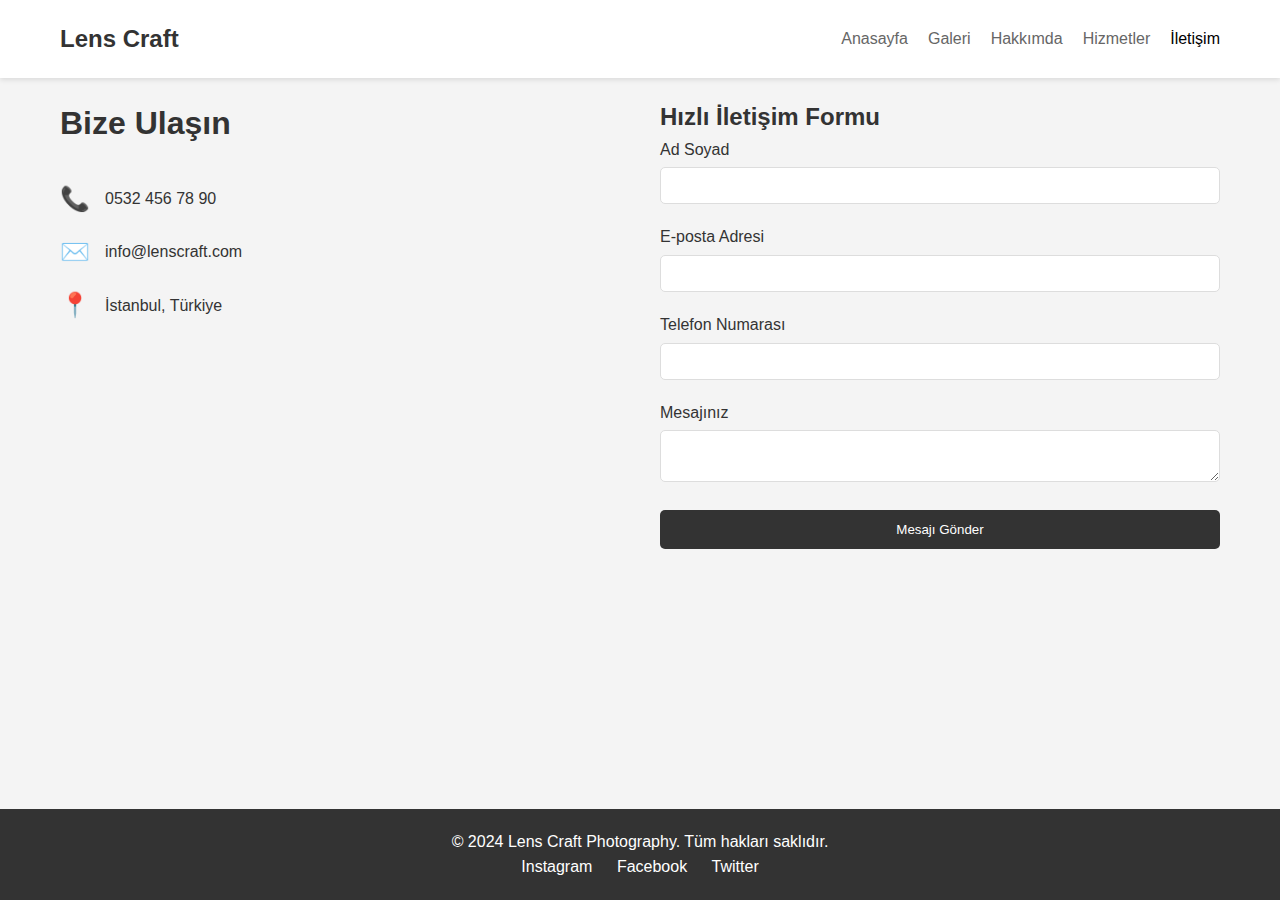
<file: contact.html>
<!DOCTYPE html>
<html lang="tr">
<head>
    <meta charset="UTF-8">
    <meta name="viewport" content="width=device-width, initial-scale=1.0">
    <title>İletişim - Lens Craft Photography</title>
    <link rel="stylesheet" href="styles.css">
</head>
<body>
    <header>
        <nav>
            <div class="logo">
                <a href="index.html">Lens Craft</a>
            </div>
            <ul>
                <li><a href="index.html">Anasayfa</a></li>
                <li><a href="gallery.html">Galeri</a></li>
                <li><a href="about.html">Hakkımda</a></li>
                <li><a href="services.html">Hizmetler</a></li>
                <li><a href="contact.html" class="active">İletişim</a></li>
            </ul>
        </nav>
    </header>

    <main>
        <section class="contact">
            <div class="contact-container">
                <div class="contact-info">
                    <h1>Bize Ulaşın</h1>
                    <div class="contact-details">
                        <div class="contact-item">
                            <span class="contact-icon">📞</span>
                            <p>0532 456 78 90</p>
                        </div>
                        <div class="contact-item">
                            <span class="contact-icon">✉️</span>
                            <p>info@lenscraft.com</p>
                        </div>
                        <div class="contact-item">
                            <span class="contact-icon">📍</span>
                            <p>İstanbul, Türkiye</p>
                        </div>
                    </div>
                </div>

                <div class="contact-form">
                    <h2>Hızlı İletişim Formu</h2>
                    <form>
                        <div class="form-group">
                            <label for="name">Ad Soyad</label>
                            <input type="text" id="name" name="name" required>
                        </div>
                        <div class="form-group">
                            <label for="email">E-posta Adresi</label>
                            <input type="email" id="email" name="email" required>
                        </div>
                        <div class="form-group">
                            <label for="phone">Telefon Numarası</label>
                            <input type="tel" id="phone" name="phone">
                        </div>
                        <div class="form-group">
                            <label for="message">Mesajınız</label>
                            <textarea id="message" name="message" required></textarea>
                        </div>
                        <button type="submit" class="submit-button">Mesajı Gönder</button>
                    </form>
                </div>
            </div>
        </section>
    </main>

    <footer>
        <div class="footer-content">
            <p>&copy; 2024 Lens Craft Photography. Tüm hakları saklıdır.</p>
            <div class="social-links">
                <a href="#">Instagram</a>
                <a href="#">Facebook</a>
                <a href="#">Twitter</a>
            </div>
        </div>
    </footer>
</body>
</html>
</file>
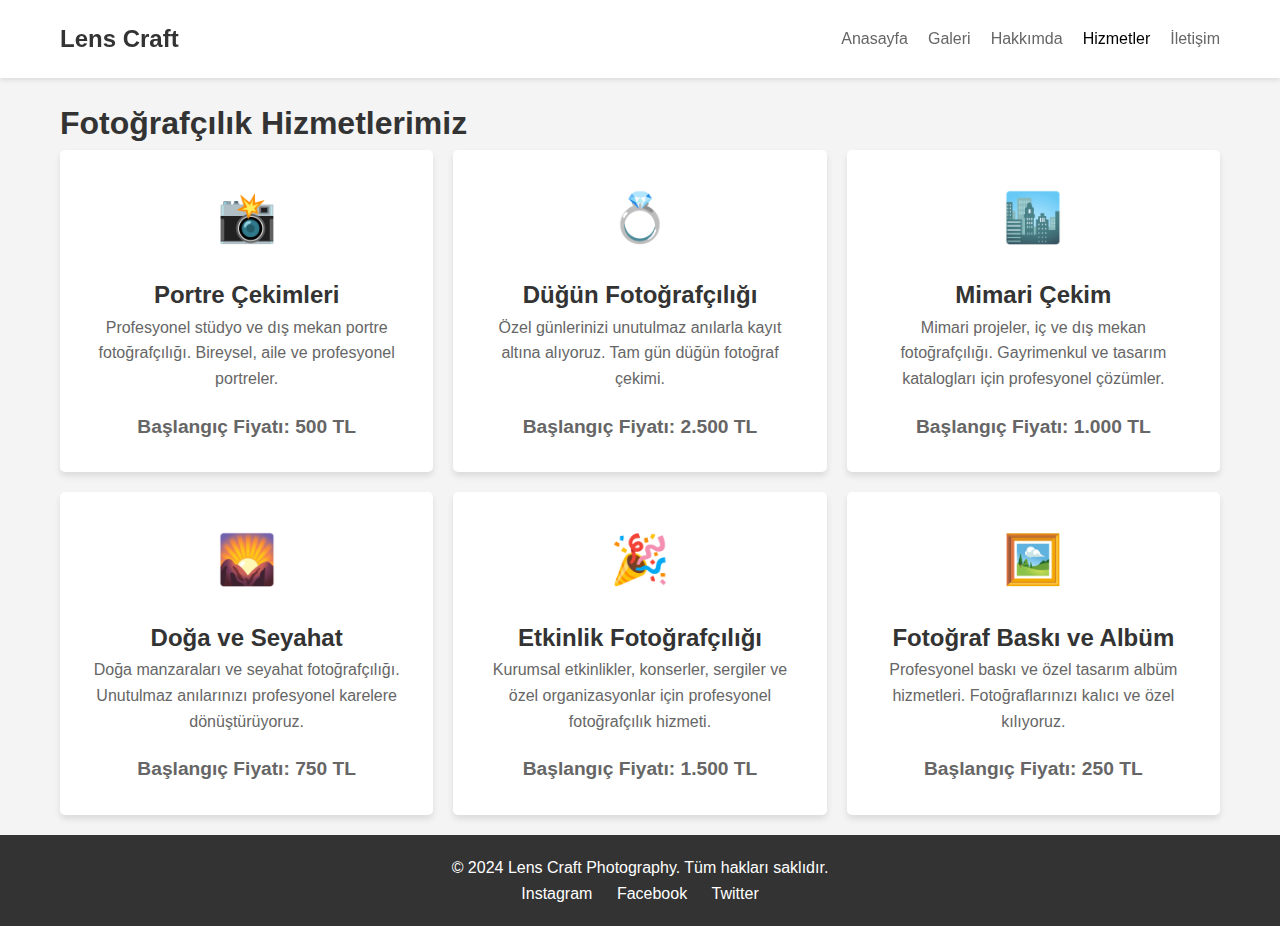
<file: services.html>
<!DOCTYPE html>
<html lang="tr">
<head>
    <meta charset="UTF-8">
    <meta name="viewport" content="width=device-width, initial-scale=1.0">
    <title>Hizmetler - Lens Craft Photography</title>
    <link rel="stylesheet" href="styles.css">
</head>
<body>
    <header>
        <nav>
            <div class="logo">
                <a href="index.html">Lens Craft</a>
            </div>
            <ul>
                <li><a href="index.html">Anasayfa</a></li>
                <li><a href="gallery.html">Galeri</a></li>
                <li><a href="about.html">Hakkımda</a></li>
                <li><a href="services.html" class="active">Hizmetler</a></li>
                <li><a href="contact.html">İletişim</a></li>
            </ul>
        </nav>
    </header>

    <main>
        <section class="services">
            <h1>Fotoğrafçılık Hizmetlerimiz</h1>
            <div class="services-grid">
                <div class="service-item">
                    <div class="service-icon">📸</div>
                    <h2>Portre Çekimleri</h2>
                    <p>Profesyonel stüdyo ve dış mekan portre fotoğrafçılığı. Bireysel, aile ve profesyonel portreler.</p>
                    <div class="service-price">Başlangıç Fiyatı: 500 TL</div>
                </div>
                <div class="service-item">
                    <div class="service-icon">💍</div>
                    <h2>Düğün Fotoğrafçılığı</h2>
                    <p>Özel günlerinizi unutulmaz anılarla kayıt altına alıyoruz. Tam gün düğün fotoğraf çekimi.</p>
                    <div class="service-price">Başlangıç Fiyatı: 2.500 TL</div>
                </div>
                <div class="service-item">
                    <div class="service-icon">🏙️</div>
                    <h2>Mimari Çekim</h2>
                    <p>Mimari projeler, iç ve dış mekan fotoğrafçılığı. Gayrimenkul ve tasarım katalogları için profesyonel çözümler.</p>
                    <div class="service-price">Başlangıç Fiyatı: 1.000 TL</div>
                </div>
                <div class="service-item">
                    <div class="service-icon">🌄</div>
                    <h2>Doğa ve Seyahat</h2>
                    <p>Doğa manzaraları ve seyahat fotoğrafçılığı. Unutulmaz anılarınızı profesyonel karelere dönüştürüyoruz.</p>
                    <div class="service-price">Başlangıç Fiyatı: 750 TL</div>
                </div>
                <div class="service-item">
                    <div class="service-icon">🎉</div>
                    <h2>Etkinlik Fotoğrafçılığı</h2>
                    <p>Kurumsal etkinlikler, konserler, sergiler ve özel organizasyonlar için profesyonel fotoğrafçılık hizmeti.</p>
                    <div class="service-price">Başlangıç Fiyatı: 1.500 TL</div>
                </div>
                <div class="service-item">
                    <div class="service-icon">🖼️</div>
                    <h2>Fotoğraf Baskı ve Albüm</h2>
                    <p>Profesyonel baskı ve özel tasarım albüm hizmetleri. Fotoğraflarınızı kalıcı ve özel kılıyoruz.</p>
                    <div class="service-price">Başlangıç Fiyatı: 250 TL</div>
                </div>
            </div>
        </section>
    </main>

    <footer>
        <div class="footer-content">
            <p>&copy; 2024 Lens Craft Photography. Tüm hakları saklıdır.</p>
            <div class="social-links">
                <a href="#">Instagram</a>
                <a href="#">Facebook</a>
                <a href="#">Twitter</a>
            </div>
        </div>
    </footer>
</body>
</html>
</file>
<file: styles.css>
/* Reset ve Temel Ayarlar */
* {
    margin: 0;
    padding: 0;
    box-sizing: border-box;
}

html, body {
    height: 100%;
}

body {
    font-family: 'Arial', sans-serif;
    line-height: 1.6;
    color: #333;
    background-color: #f4f4f4;
    display: flex;
    flex-direction: column;
    min-height: 100vh;
}

/* Animasyonlar */
@keyframes fadeIn {
    from { opacity: 0; transform: translateY(20px); }
    to { opacity: 1; transform: translateY(0); }
}

@keyframes slideIn {
    from { transform: translateX(-20px); opacity: 0; }
    to { transform: translateX(0); opacity: 1; }
}

@keyframes scaleIn {
    from { transform: scale(0.95); opacity: 0; }
    to { transform: scale(1); opacity: 1; }
}

/* Genel Konteyner */
main {
    flex: 1;
    max-width: 1200px;
    margin: 0 auto;
    padding: 20px;
    width: 100%;
    animation: fadeIn 0.8s ease-out;
}

/* Navigasyon */
header {
    background-color: #fff;
    box-shadow: 0 2px 5px rgba(0,0,0,0.1);
    position: sticky;
    top: 0;
    z-index: 100;
    transition: all 0.3s ease;
}

header.scrolled {
    background-color: rgba(255, 255, 255, 0.95);
    backdrop-filter: blur(5px);
}

nav {
    display: flex;
    justify-content: space-between;
    align-items: center;
    padding: 20px;
    max-width: 1200px;
    margin: 0 auto;
}

nav .logo {
    font-size: 1.5rem;
    font-weight: bold;
    animation: slideIn 0.5s ease-out;
}

nav .logo a {
    color: #333;
    text-decoration: none;
    transition: all 0.3s ease;
}

nav .logo a:hover {
    color: #666;
    transform: scale(1.05);
}

nav ul {
    display: flex;
    list-style: none;
}

nav ul li {
    margin-left: 20px;
    animation: slideIn 0.5s ease-out;
    animation-fill-mode: both;
}

nav ul li:nth-child(1) { animation-delay: 0.1s; }
nav ul li:nth-child(2) { animation-delay: 0.2s; }
nav ul li:nth-child(3) { animation-delay: 0.3s; }
nav ul li:nth-child(4) { animation-delay: 0.4s; }

nav ul li a {
    text-decoration: none;
    color: #666;
    transition: all 0.3s ease;
    position: relative;
    padding: 5px 0;
}

nav ul li a::after {
    content: '';
    position: absolute;
    bottom: 0;
    left: 0;
    width: 0;
    height: 2px;
    background-color: #333;
    transition: width 0.3s ease;
}

nav ul li a:hover::after {
    width: 100%;
}

nav ul li a:hover, nav ul li a.active {
    color: #000;
}

/* Footer */
footer {
    background-color: #333;
    color: #fff;
    text-align: center;
    padding: 20px;
    margin-top: auto;
}

.footer-content {
    animation: fadeIn 0.8s ease-out;
}

.footer-content .social-links a {
    color: #fff;
    margin: 0 10px;
    text-decoration: none;
    transition: all 0.3s ease;
}

.footer-content .social-links a:hover {
    color: #ddd;
    transform: translateY(-3px);
}

/* Ana Sayfa */
.hero {
    background: linear-gradient(rgba(0,0,0,0.5), rgba(0,0,0,0.5)), url('https://picsum.photos/1920/1080?random=11') no-repeat center center;
    background-size: cover;
    color: #fff;
    text-align: center;
    padding: 150px 20px;
    position: relative;
    overflow: hidden;
}

.hero-content {
    background: rgba(0,0,0,0.6);
    padding: 40px;
    border-radius: 10px;
    animation: scaleIn 0.8s ease-out;
    backdrop-filter: blur(5px);
}

.hero h1 {
    font-size: 48px;
    margin-bottom: 20px;
    text-shadow: 2px 2px 4px rgba(0,0,0,0.3);
}

.hero p {
    font-size: 18px;
    max-width: 800px;
    margin: 0 auto 30px auto;
    line-height: 1.8;
}

.cta-button {
    display: inline-block;
    background-color: #fff;
    color: #000;
    padding: 12px 24px;
    text-decoration: none;
    margin-top: 20px;
    border-radius: 5px;
    transition: all 0.3s ease;
    border: 2px solid transparent;
}

.cta-button:hover {
    background-color: transparent;
    color: #fff;
    border-color: #fff;
    transform: translateY(-3px);
    box-shadow: 0 5px 15px rgba(0,0,0,0.2);
}

.featured-work {
    text-align: center;
    padding: 50px 0;
    background-color: #fff;
}

.featured-work h2 {
    font-size: 36px;
    margin-bottom: 20px;
    animation: fadeIn 0.8s ease-out;
}

.featured-work p {
    max-width: 800px;
    margin: 0 auto 40px auto;
    color: #666;
}

.work-grid {
    display: grid;
    grid-template-columns: repeat(3, 1fr);
    gap: 20px;
    margin-top: 30px;
}

.work-item {
    position: relative;
    overflow: hidden;
    border-radius: 5px;
    box-shadow: 0 5px 15px rgba(0,0,0,0.1);
    transition: all 0.3s ease;
    animation: scaleIn 0.8s ease-out;
}

.work-item:hover {
    transform: translateY(-10px);
    box-shadow: 0 8px 25px rgba(0,0,0,0.2);
}

.work-item img {
    max-width: 100%;
    border-radius: 5px;
    transition: all 0.5s ease;
}

.work-item-overlay {
    position: absolute;
    bottom: 0;
    left: 0;
    right: 0;
    background: linear-gradient(to top, rgba(0,0,0,0.9), rgba(0,0,0,0.5), transparent);
    color: #fff;
    padding: 30px 20px;
    transform: translateY(100%);
    transition: all 0.5s ease;
    display: flex;
    flex-direction: column;
    justify-content: flex-end;
    min-height: 50%;
}

.work-item:hover .work-item-overlay {
    transform: translateY(0);
}

.work-item:hover img {
    transform: scale(1.1);
    filter: brightness(0.8);
}

.work-item-title {
    font-size: 1.4rem;
    font-weight: 600;
    margin-bottom: 10px;
    transform: translateY(20px);
    opacity: 0;
    transition: all 0.5s ease;
}

.work-item-desc {
    font-size: 0.95rem;
    line-height: 1.6;
    transform: translateY(20px);
    opacity: 0;
    transition: all 0.5s ease 0.1s;
}

.work-item:hover .work-item-title,
.work-item:hover .work-item-desc {
    transform: translateY(0);
    opacity: 1;
}

/* Galeri Sayfası */
.gallery-grid {
    display: grid;
    grid-template-columns: repeat(3, 1fr);
    gap: 20px;
}

.gallery-item {
    position: relative;
    overflow: hidden;
    border-radius: 5px;
    animation: scaleIn 0.8s ease-out;
}

.gallery-item img {
    width: 100%;
    transition: transform 0.3s ease;
}

.gallery-overlay {
    position: absolute;
    bottom: 0;
    left: 0;
    right: 0;
    background: rgba(0,0,0,0.7);
    color: #fff;
    padding: 15px;
    transform: translateY(100%);
    transition: transform 0.3s ease;
}

.gallery-item:hover img {
    transform: scale(1.1);
}

.gallery-item:hover .gallery-overlay {
    transform: translateY(0);
}

/* Hakkımda Sayfası */
.about-content {
    display: flex;
    align-items: center;
    gap: 40px;
    animation: fadeIn 0.8s ease-out;
}

.about-image {
    position: relative;
}

.about-image::after {
    content: '';
    position: absolute;
    top: 20px;
    left: 20px;
    right: -20px;
    bottom: -20px;
    border: 3px solid #666;
    z-index: -1;
    border-radius: 10px;
}

.about-image img {
    max-width: 400px;
    border-radius: 10px;
    box-shadow: 0 5px 15px rgba(0,0,0,0.1);
    transition: all 0.3s ease;
}

.about-image:hover img {
    transform: scale(1.02);
}

.about-text h1 {
    margin-bottom: 20px;
}

.about-text p {
    margin-bottom: 20px;
    color: #666;
    line-height: 1.8;
}

.about-text ul {
    margin-left: 20px;
    margin-bottom: 20px;
}

.about-text ul li {
    margin-bottom: 10px;
    position: relative;
    padding-left: 20px;
}

.about-text ul li::before {
    content: '→';
    position: absolute;
    left: 0;
    color: #666;
}

/* Hizmetler Sayfası */
.services-grid {
    display: grid;
    grid-template-columns: repeat(3, 1fr);
    gap: 20px;
}

.service-item {
    background-color: #fff;
    padding: 30px;
    text-align: center;
    border-radius: 5px;
    box-shadow: 0 4px 6px rgba(0,0,0,0.1);
    transition: all 0.3s ease;
    animation: scaleIn 0.8s ease-out;
}

.service-item:hover {
    transform: translateY(-5px);
    box-shadow: 0 8px 25px rgba(0,0,0,0.15);
}

.service-icon {
    font-size: 48px;
    margin-bottom: 20px;
    color: #333;
    transition: all 0.3s ease;
}

.service-item:hover .service-icon {
    transform: scale(1.1);
    color: #666;
}

.service-item h3 {
    margin-bottom: 15px;
    color: #333;
}

.service-item p {
    color: #666;
    line-height: 1.6;
    margin-bottom: 20px;
}

.service-price {
    margin-top: 20px;
    font-weight: bold;
    color: #666;
    font-size: 1.2em;
}

/* İletişim Sayfası */
.contact-container {
    display: flex;
    gap: 40px;
    animation: fadeIn 0.8s ease-out;
}

.contact-info, .contact-form {
    flex: 1;
}

.contact-details {
    margin-top: 30px;
}

.contact-item {
    display: flex;
    align-items: center;
    margin-bottom: 15px;
    transition: all 0.3s ease;
}

.contact-item:hover {
    transform: translateX(10px);
}

.contact-icon {
    margin-right: 15px;
    font-size: 24px;
    color: #333;
}

.contact-form form {
    display: flex;
    flex-direction: column;
}

.form-group {
    margin-bottom: 20px;
}

.form-group label {
    display: block;
    margin-bottom: 5px;
    color: #333;
}

.form-group input, 
.form-group textarea {
    width: 100%;
    padding: 10px;
    border: 1px solid #ddd;
    border-radius: 5px;
    transition: all 0.3s ease;
}

.form-group input:focus, 
.form-group textarea:focus {
    border-color: #666;
    outline: none;
    box-shadow: 0 0 5px rgba(0,0,0,0.1);
}

.submit-button {
    background-color: #333;
    color: #fff;
    border: none;
    padding: 12px 24px;
    border-radius: 5px;
    cursor: pointer;
    transition: all 0.3s ease;
}

.submit-button:hover {
    background-color: #555;
    transform: translateY(-3px);
    box-shadow: 0 5px 15px rgba(0,0,0,0.2);
}

/* Responsive Tasarım */
@media screen and (max-width: 768px) {
    nav ul {
        flex-direction: column;
        align-items: center;
    }

    nav ul li {
        margin: 10px 0;
    }

    .work-grid,
    .gallery-grid,
    .services-grid {
        grid-template-columns: 1fr;
    }

    .about-content,
    .contact-container {
        flex-direction: column;
    }

    .hero h1 {
        font-size: 32px;
    }
    
    .about-image::after {
        display: none;
    }
}

@media screen and (max-width: 480px) {
    .hero-content {
        padding: 30px 20px;
    }
    
    .cta-button {
        width: 100%;
        text-align: center;
    }
    
    .service-item {
        padding: 20px;
    }
}
</file>
